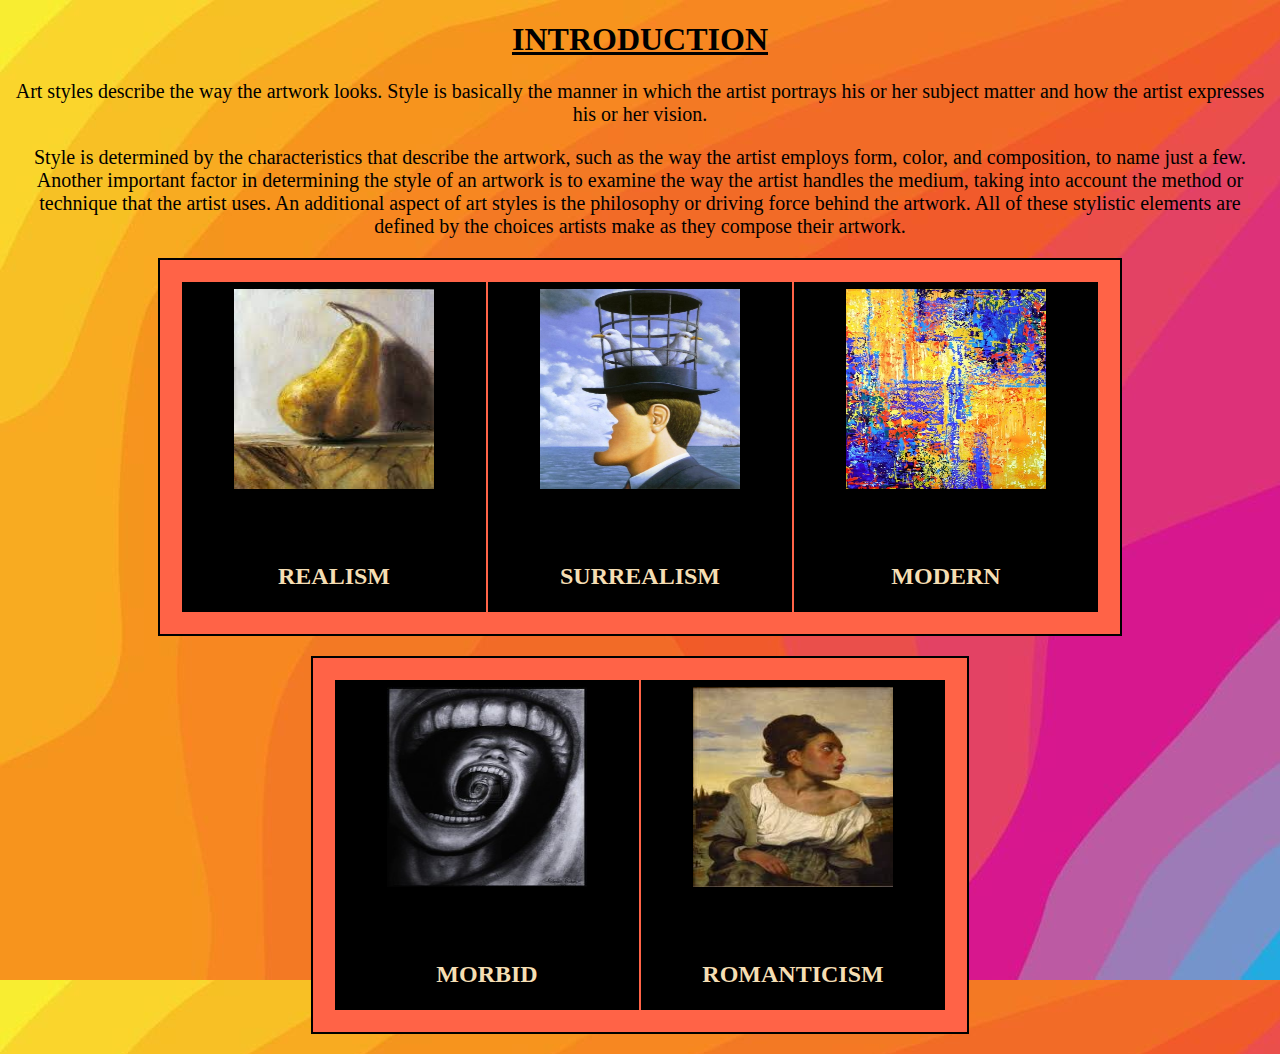
<file: intro.html>
<!DOCTYPE html>
<html lang="en">
<head>
    <meta charset="UTF-8">
    <meta name="viewport" content="width=<device-width>, initial-scale=1.0">
    <title>Document</title>
    <style>
        table  {
  border:1px solid black;
  background-color:tomato;
  
}
td {
    border:1px solid black;
  background-color:aquamarine;
  height: 200px;
  width: 200px;
}
img:hover {
    background-color: gold;
    
}

img {
    padding-top: 100px;
    padding-bottom:50px ;
    padding-left: 50px;
    padding-right: 50px;
}
table {
     
    border: 2px solid black;
margin: 20px;
padding: 20px;
text-align: center;
}

    </style>
</head>
<body style="background:url(introbg.jpg)">
    <div style="text-align: center;">
    <h1 style="font-family: algerian;"><b><u>INTRODUCTION</u></b></h1>
    <p style="font-family: britanic bold; font-size: 20px;">Art styles describe the way the artwork looks. Style is basically the manner in which the artist portrays his or her subject matter and how the artist expresses his or her vision.</p>
    <p style="font-family: britanic bold; font-size: 20px;">Style is determined by the characteristics that describe the artwork, such as the way the artist employs form, color, and composition, to name just a few. Another important factor in determining the style of an artwork is to examine the way the artist handles the medium, taking into account the method or technique that the artist uses. An additional aspect of art styles is the philosophy or driving force behind the artwork. All of these stylistic elements are defined by the choices artists make as they compose their artwork.</p>
</div>
<table style="margin-left: auto; margin-right: auto;">
    <tr style="text-align: center;">
        <td style="background-color: black;"><a href="https://www.britannica.com/art/realism-art" target="_blank"><img src="realism.jpg" style="height: 200px; width: 200px; padding-top: 5px;"></a><h2 style="color: wheat;">REALISM</h2></td>
        <td style="background-color: black;"><a href="https://www.britannica.com/art/Surrealism" target="_blank"><img src="surrealism.jpg" style="height: 200px; width: 200px; padding-top: 5px;"></a><h2 style="color: wheat;">SURREALISM</h2></td>
        <td style="background-color: black;"><a href="https://www.britannica.com/topic/modern-art-to-1945-2080464" target="_blank"><img src="modern.jpg" style="height: 200px; width: 200px; padding-top: 5px;"></a><h2 style="color: wheat;">MODERN</h2></td>
        
        
    </tr>
</table >
<table style="margin-left: auto; margin-right: auto;">
    <td style="background-color: black;"><a href="https://www.ashdarq.com/blog/whatisdarkart" target="_blank"><img src="morb.jpg" style="height: 200px; width: 200px; padding-top: 5px;"></a><h2 style="color: wheat;">MORBID</h2></td>
    <td style="background-color: black;"><a href="https://www.britannica.com/art/Romanticism" target="_blank"><img src="roman.jpg" style="height: 200px; width: 200px; padding-top: 5px;"></a><h2 style="color: wheat;">ROMANTICISM</h2></td>
</table>
</body>
</html>
</file>
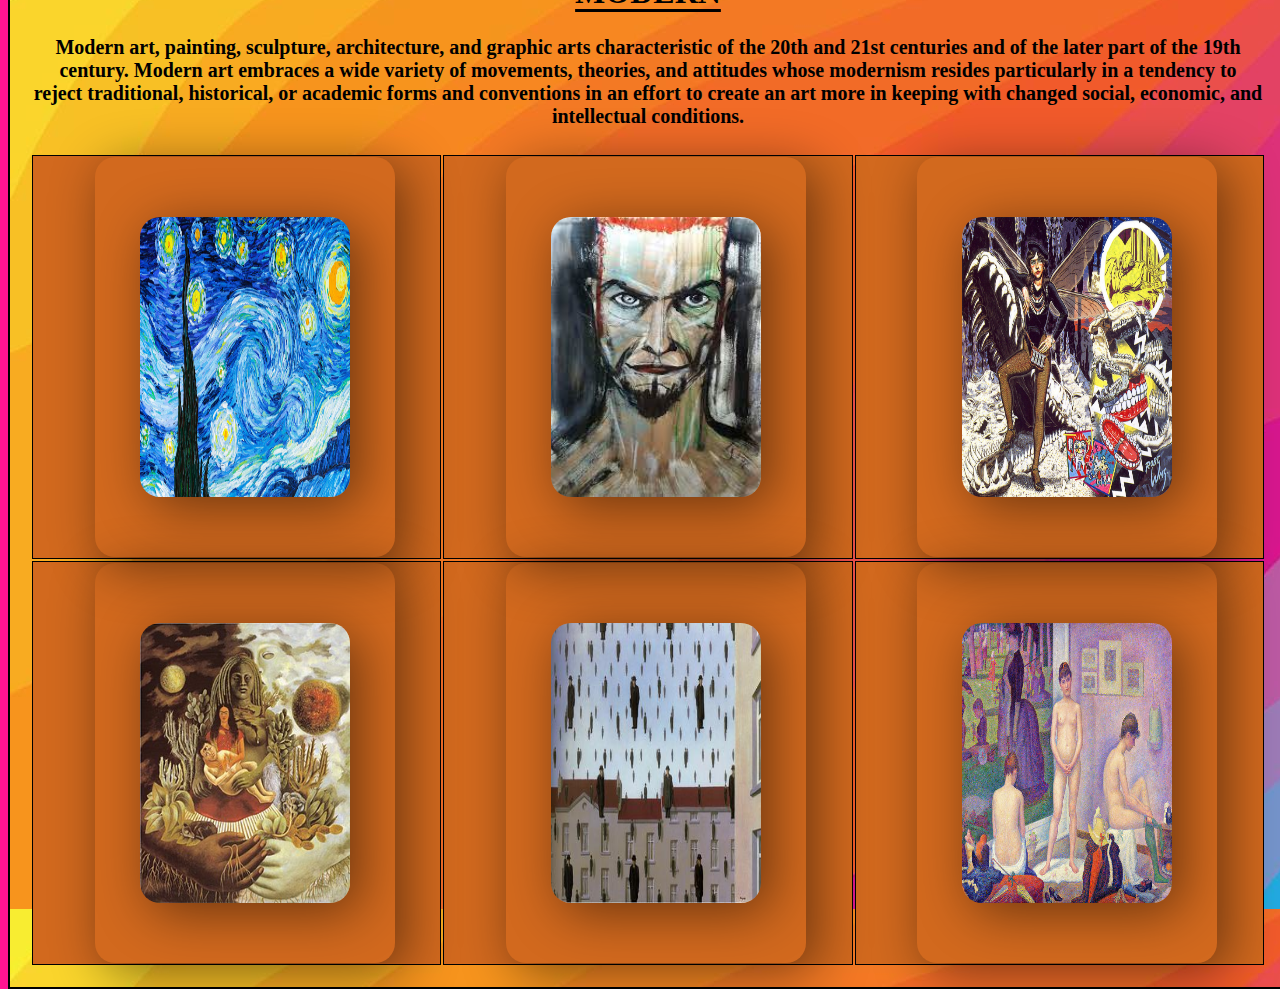
<file: modern.html>
<!DOCTYPE html>
<html lang="en">
<head>
    <meta charset="UTF-8">
    <meta name="viewport" content="width=<device-width>, initial-scale=1.0">
    <title>Document</title>
    <link rel="stylesheet" href="styles.css">
</head>
<body>
    
    <table>
    <tr>
        <th colspan="3"><h1><centre>MODERN</centre></h1></th>
    </tr>
    <tr >
        <th colspan="3" class="th1">Modern art, painting, sculpture, architecture, and graphic arts characteristic of the 20th and 21st centuries and of the later part of the 19th century. Modern art embraces a wide variety of movements, theories, and attitudes whose modernism resides particularly in a tendency to reject traditional, historical, or academic forms and conventions in an effort to create an art more in keeping with changed social, economic, and intellectual conditions.</th>
    </tr>
    <tr>
        <td>
    <div class="card-wrapper" >
        <div class="card-top">
        <img class="image" src="The-Starry-Night.jpg" alt="The Gross Clinic">
        <br><br>
        </div>
        <div class="card-bottom">
        <span class="top-text"><a href="https://en.wikipedia.org/wiki/The_Starry_Night" target="_blank">The Starry Night<br>By Vincent Van Gogh</a></span><br>
        </div>
        </div>
    </td>
    <td><div class="card-wrapper" >
        <div class="card-top">
        <img class="image" src="selfport.jpg" alt="The Elder Sister">
        <br><br>
        </div>
        <div class="card-bottom">
        <span class="top-text" ><a href="https://auralcrave.com/en/2018/05/23/the-thin-white-duke-in-the-mirror-inside-david-bowies-self-portraits/" target="_blank">Self Portrait<br>By David Bowie</a></span><br>
        </div>
        </div></td>
    <td><div class="card-wrapper" >
        <div class="card-top">
        <img class="image" src="tooth.jpg" alt="The Spanish Singer">
        <br><br>
        </div>
        <div class="card-bottom">
        <span class="top-text" ><a href="https://en.wikipedia.org/wiki/Robert_Williams_(artist)" target="_blank">The Tooth fairy<br>By Robert Williams</a></span><br>
        </div>
        </div></td>
    </tr>
    <tr>
        <td>
            <div class="card-wrapper" >
                <div class="card-top">
                <img class="image" src="universe.jpg" alt="The Unknow Woman Portrait">
                <br><br>
                </div>
                <div class="card-bottom">
                <span class="top-text" ><a href="https://en.wikipedia.org/wiki/The_Love_Embrace_of_the_Universe,_the_Earth_(Mexico),_Myself,_Diego,_and_Se%C3%B1or_Xolotl" target="_blank">The love Embrace of the Universe<br>By Frida Kahlo</a></span><br>
                </div>
                </div>
            </td>
            <td><div class="card-wrapper" >
                <div class="card-top">
                <img class="image" src="Golconde.jpg" alt="Lise with a Parasol">
                <br><br>
                </div>
                <div class="card-bottom">
                <span class="top-text" ><a href="https://en.wikipedia.org/wiki/Golconda_(Magritte)" target="_blank">Golconda<br>By Rene Magritte</a></span><br>
                </div>
                </div></td>
            <td><div class="card-wrapper" >
                <div class="card-top">
                <img class="image" src="models.jpg" alt="La Nymphe Surprise">
                <br><br>
                </div>
                <div class="card-bottom">
                <span class="top-text" ><a href="https://www.artchive.com/artwork/the-models-georges-seurat-1887-88/" target="_blank">The Models<br>By Georges Saurat</a></span><br>
                </div>
                </div></td>
    </tr>
    </table>
</body>
</html>
</file>
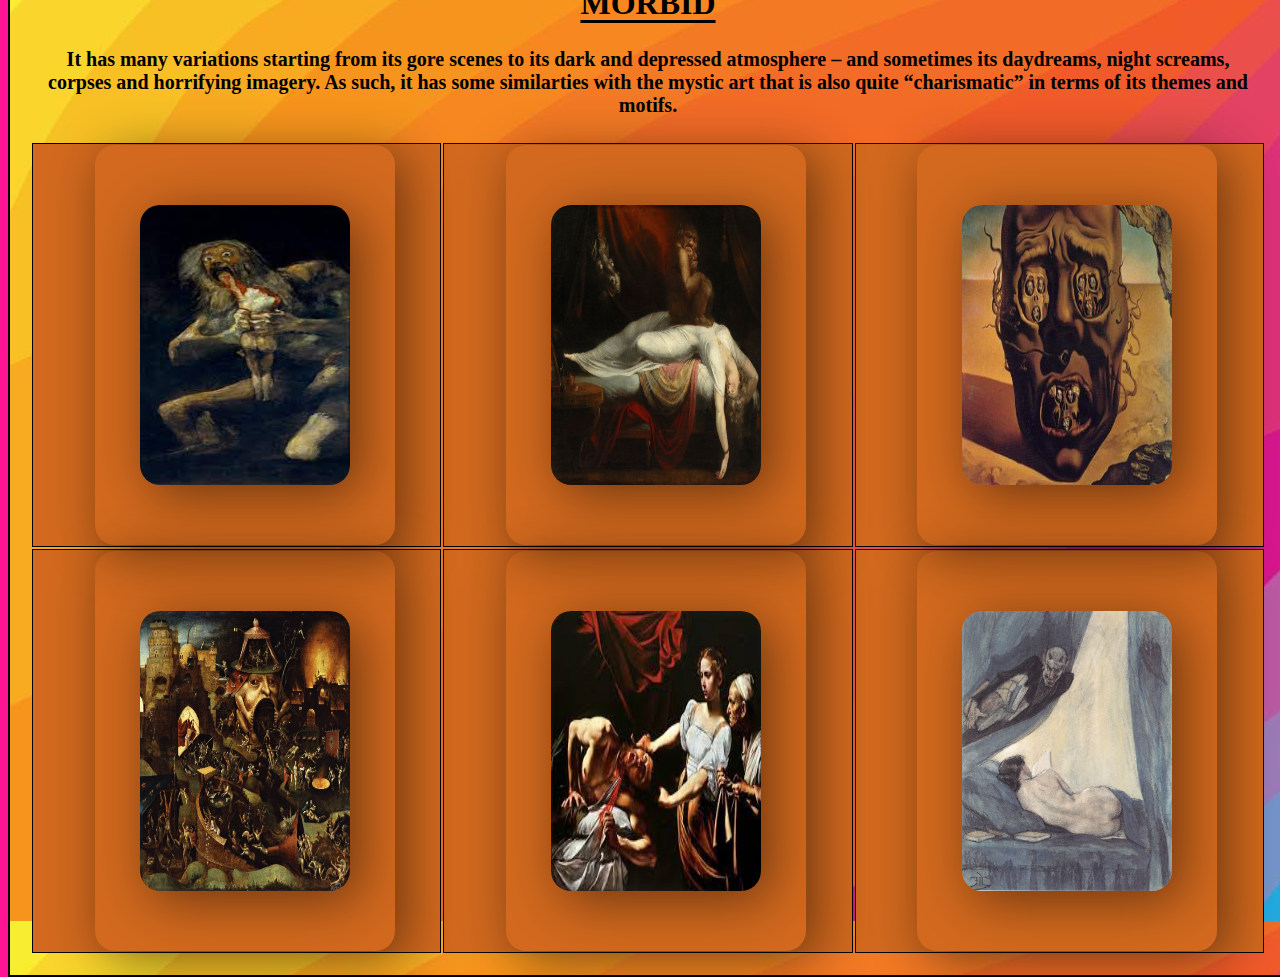
<file: morbid.html>
<!DOCTYPE html>
<html lang="en">
<head>
    <meta charset="UTF-8">
    <meta name="viewport" content="width=<device-width>, initial-scale=1.0">
    <title>Document</title>
    <link rel="stylesheet" href="styles.css">
</head>
<body>
    
    <table>
    <tr>
        <th colspan="3"><h1><centre>MORBID</centre></h1></th>
    </tr>
    <tr >
        <th colspan="3" class="th1">It has many variations starting from its gore scenes to its dark and depressed atmosphere – and sometimes its daydreams, night screams, corpses and horrifying imagery. As such, it has some similarties with the mystic art that is also quite “charismatic” in terms of its themes and motifs.</th>
    </tr>
    <tr>
        <td>
    <div class="card-wrapper" >
        <div class="card-top">
        <img class="image" src="saturn.jpg" alt="The Gross Clinic">
        <br><br>
        </div>
        <div class="card-bottom">
        <span class="top-text"><a href="https://en.wikipedia.org/wiki/Saturn_Devouring_His_Son" target="_blank">Saturn Devouring his son<br>By Francisco Goya</a></span><br>
        </div>
        </div>
    </td>
    <td><div class="card-wrapper" >
        <div class="card-top">
        <img class="image" src="nightmare.jpg" alt="The Elder Sister">
        <br><br>
        </div>
        <div class="card-bottom">
        <span class="top-text" ><a href="https://en.wikipedia.org/wiki/The_Nightmare" target="_blank">The Nightmnare<br>By Henry Fuseli</a></span><br>
        </div>
        </div></td>
    <td><div class="card-wrapper" >
        <div class="card-top">
        <img class="image" src="The_Face_of_War.jpg" alt="The Spanish Singer">
        <br><br>
        </div>
        <div class="card-bottom">
        <span class="top-text" ><a href="https://en.wikipedia.org/wiki/The_Face_of_War" target="_blank">The Face of war<br>By Salvador Dali</a></span><br>
        </div>
        </div></td>
    </tr>
    <tr>
        <td>
            <div class="card-wrapper" >
                <div class="card-top">
                <img class="image" src="hell.jpg" alt="The Unknow Woman Portrait">
                <br><br>
                </div>
                <div class="card-bottom">
                <span class="top-text" ><a href="https://www.thehistoryofart.org/hieronymus-bosch/hell/" target="_blank">Hell<br>By Hieronymus Bosch</a></span><br>
                </div>
                </div>
            </td>
            <td><div class="card-wrapper" >
                <div class="card-top">
                <img class="image" src="judith.jpg" alt="Lise with a Parasol">
                <br><br>
                </div>
                <div class="card-bottom">
                <span class="top-text" ><a href="https://en.wikipedia.org/wiki/Judith_Beheading_Holofernes_(Caravaggio)" target="_blank">Judith Beheading Holofernes<br>By Caravaggio</a></span><br>
                </div>
                </div></td>
            <td><div class="card-wrapper" >
                <div class="card-top">
                <img class="image" src="library.jpg" alt="La Nymphe Surprise">
                <br><br>
                </div>
                <div class="card-bottom">
                <span class="top-text" ><a href="https://en.m.wikipedia.org/wiki/File:F%C3%A9licien_Rops_-_Le_biblioth%C3%A9caire.jpg" target="_blank">The library<br>By Felicien Rops</a></span><br>
                </div>
                </div></td>
    </tr>
    </table>
</body>
</html>
</file>
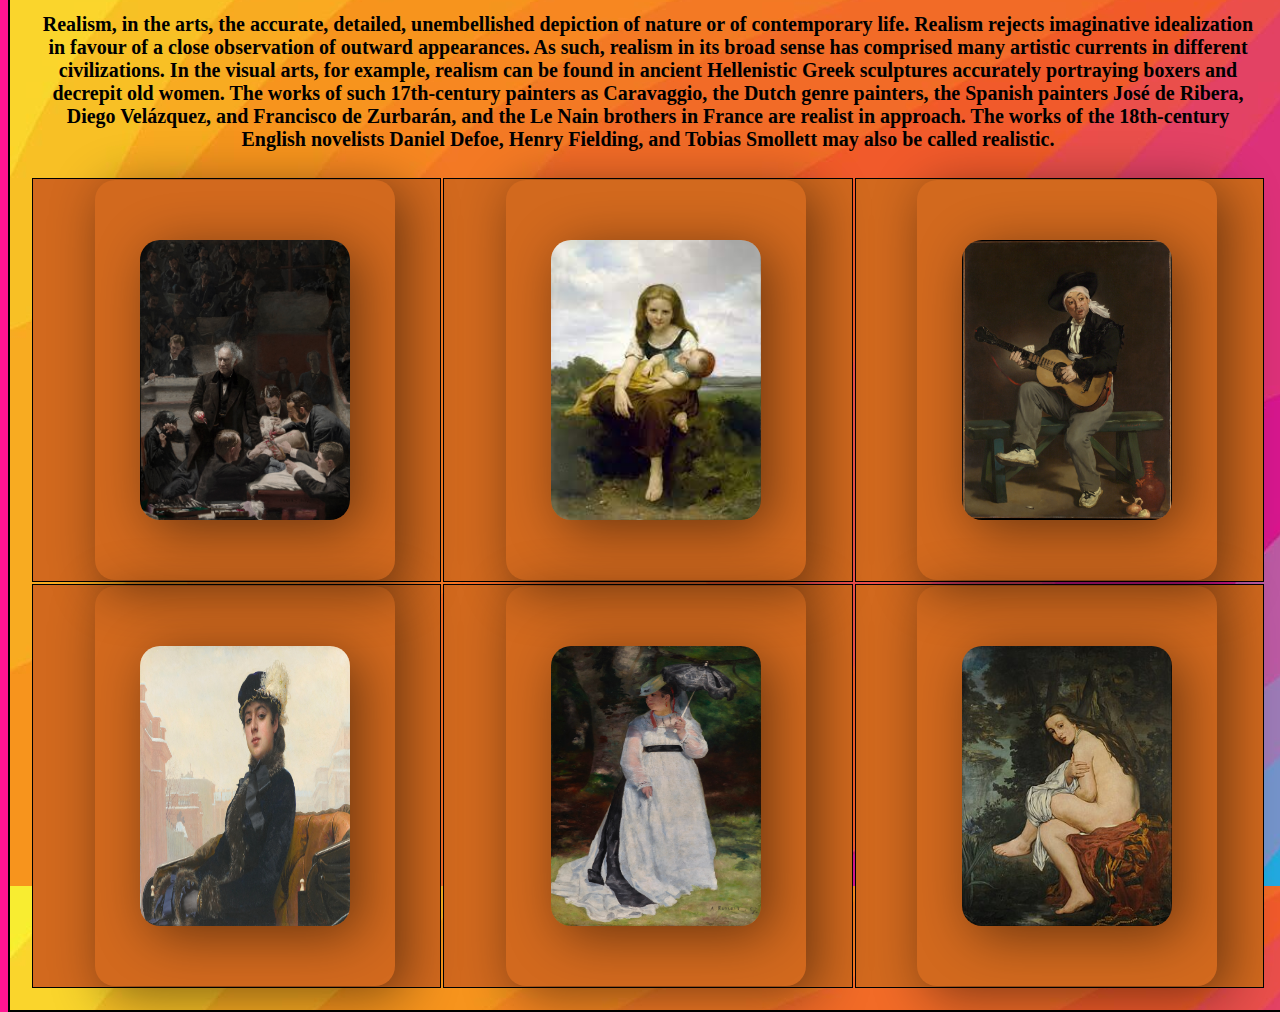
<file: realism.html>
<!DOCTYPE html>
<html lang="en">
<head>
    <meta charset="UTF-8">
    <meta name="viewport" content="width=device-width, initial-scale=1.0">
    <title>Document</title>
    <link rel="stylesheet" href="styles.css">
</head>
<body>
    
    <table>
    <tr>
        <th colspan="3"><h1 style="padding-top: 0%;"><centre>REALISM</centre></h1></th>
    </tr>
    <tr >
        <th colspan="3" class="th1">Realism, in the arts, the accurate, detailed, unembellished depiction of nature or of contemporary life. Realism rejects imaginative idealization in favour of a close observation of outward appearances. As such, realism in its broad sense has comprised many artistic currents in different civilizations. In the visual arts, for example, realism can be found in ancient Hellenistic Greek sculptures accurately portraying boxers and decrepit old women. The works of such 17th-century painters as Caravaggio, the Dutch genre painters, the Spanish painters José de Ribera, Diego Velázquez, and Francisco de Zurbarán, and the Le Nain brothers in France are realist in approach. The works of the 18th-century English novelists Daniel Defoe, Henry Fielding, and Tobias Smollett may also be called realistic.</th>
    </tr>
    <tr>
        <td>
    <div class="card-wrapper" >
        <div class="card-top">
        <img class="image" src="gross clinic.jpg" alt="The Gross Clinic">
        <br><br>
        </div>
        <div class="card-bottom">
        <span class="top-text"><a href="https://en.wikipedia.org/wiki/The_Gross_Clinic" target="_blank">The Gross Clinic<br>By Thomas Eakins</a></span><br>
        </div>
        </div>
    </td>
    <td><div class="card-wrapper" >
        <div class="card-top">
        <img class="image" src="elder sister.jpg" alt="The Elder Sister">
        <br><br>
        </div>
        <div class="card-bottom">
        <span class="top-text" ><a href="https://en.wikipedia.org/wiki/The_Elder_Sister" target="_blank">The Elder Sister<br>By Willian Adolphe Bougeureau</a></span><br>
        </div>
        </div></td>
    <td><div class="card-wrapper" >
        <div class="card-top">
        <img class="image" src="spanish.jpg" alt="The Spanish Singer">
        <br><br>
        </div>
        <div class="card-bottom">
        <span class="top-text" ><a href="https://en.wikipedia.org/wiki/The_Spanish_Singer" target="_blank">The Spanish Singer<br>By Edouard Manet</a></span><br>
        </div>
        </div></td>
    </tr>
    <tr>
        <td>
            <div class="card-wrapper" >
                <div class="card-top">
                <img class="image" src="woman.jpg" alt="The Unknow Woman Portrait">
                <br><br>
                </div>
                <div class="card-bottom">
                <span class="top-text" ><a href="https://en.wikipedia.org/wiki/Portrait_of_an_Unknown_Woman" target="_blank">The Unknown Woman<br>By Ivan Kramskoi</a></span><br>
                </div>
                </div>
            </td>
            <td><div class="card-wrapper" >
                <div class="card-top">
                <img class="image" src="parasol.jpg" alt="Lise with a Parasol">
                <br><br>
                </div>
                <div class="card-bottom">
                <span class="top-text" ><a href="https://en.wikipedia.org/wiki/Lise_with_a_Parasol" target="_blank">Lise with a Parasol<br>By Auguste Renoir</a></span><br>
                </div>
                </div></td>
            <td><div class="card-wrapper" >
                <div class="card-top">
                <img class="image" src="surprise.jpg" alt="La Nymphe Surprise">
                <br><br>
                </div>
                <div class="card-bottom">
                <span class="top-text" ><a href="https://en.wikipedia.org/wiki/La_Nymphe_surprise" target="_blank">La Nymphe Surprise<br>By Edouard Manet</a></span><br>
                </div>
                </div></td>
    </tr>
    </table>
</body>
</html>
</file>
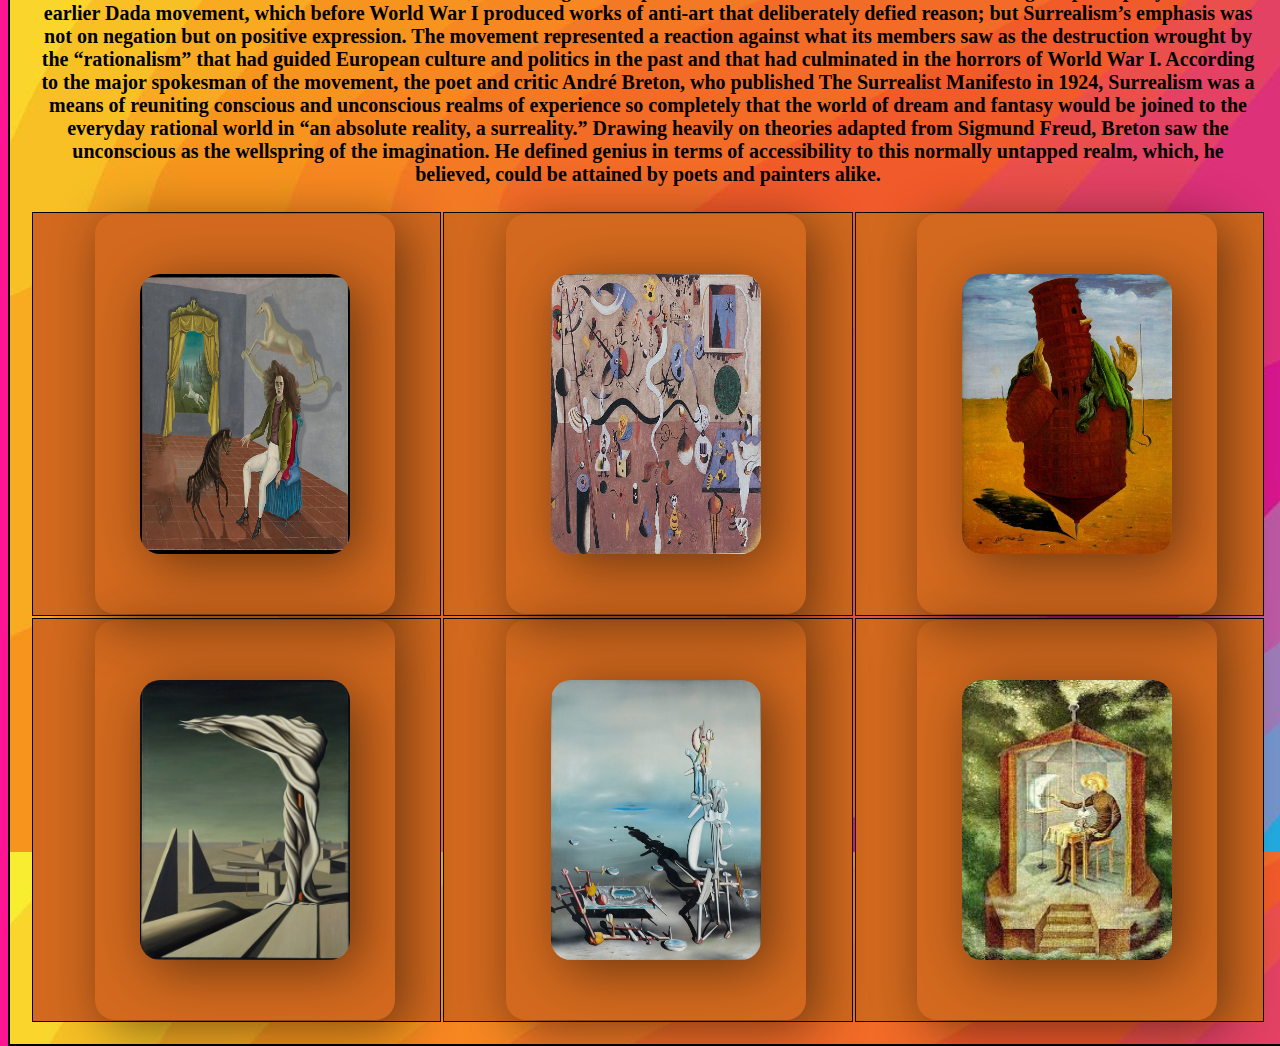
<file: surrealism.html>
<!DOCTYPE html>
<html lang="en">
<head>
    <meta charset="UTF-8">
    <meta name="viewport" content="width=device-width, initial-scale=1.0">
    <title>Document</title>
    <link rel="stylesheet" href="styles.css">
</head>
<body>
    
    <table>
    <tr>
        <th colspan="3"><h1><centre>SURREALISM</centre></h1></th>
    </tr>
    <tr >
        <th colspan="3" class="th1">Surrealism, movement in visual art and literature, flourishing in Europe between World Wars I and II. Surrealism grew principally out of the earlier Dada movement, which before World War I produced works of anti-art that deliberately defied reason; but Surrealism’s emphasis was not on negation but on positive expression. The movement represented a reaction against what its members saw as the destruction wrought by the “rationalism” that had guided European culture and politics in the past and that had culminated in the horrors of World War I. According to the major spokesman of the movement, the poet and critic André Breton, who published The Surrealist Manifesto in 1924, Surrealism was a means of reuniting conscious and unconscious realms of experience so completely that the world of dream and fantasy would be joined to the everyday rational world in “an absolute reality, a surreality.” Drawing heavily on theories adapted from Sigmund Freud, Breton saw the unconscious as the wellspring of the imagination. He defined genius in terms of accessibility to this normally untapped realm, which, he believed, could be attained by poets and painters alike.</th>
    </tr>
    <tr>
        <td>
    <div class="card-wrapper" >
        <div class="card-top">
        <img class="image" src="self.jpg" alt="The Gross Clinic">
        <br><br>
        </div>
        <div class="card-bottom">
        <span class="top-text"><a href="https://en.wikipedia.org/wiki/Self-Portrait_(Inn_of_the_Dawn_Horse)" target="_blank">Self Portrait<br>By Leonora Carrington</a></span><br>
        </div>
        </div>
    </td>
    <td><div class="card-wrapper" >
        <div class="card-top">
        <img class="image" src="The_Harlequin's_Carnival.jpg" alt="The Elder Sister">
        <br><br>
        </div>
        <div class="card-bottom">
        <span class="top-text" ><a href="https://en.wikipedia.org/wiki/The_Harlequin%27s_Carnival" target="_blank">Harlequin's Carnival<br>By Joan Miro</a></span><br>
        </div>
        </div></td>
    <td><div class="card-wrapper" >
        <div class="card-top">
        <img class="image" src="Ubu_Imperator.jpg" alt="The Spanish Singer">
        <br><br>
        </div>
        <div class="card-bottom">
        <span class="top-text" ><a href="https://www.artchive.com/artwork/ubu-imperator-max-ernst-1923/" target="_blank">Ubu Imperator<br>By Max Ernst</a></span><br>
        </div>
        </div></td>
    </tr>
    <tr>
        <td>
            <div class="card-wrapper" >
                <div class="card-top">
                <img class="image" src="cities.jpg" alt="The Unknow Woman Portrait">
                <br><br>
                </div>
                <div class="card-bottom">
                <span class="top-text" ><a href="https://artmuseum.princeton.edu/collections/objects/29317" target="_blank">I saw Three Cities<br>By Kay Sage</a></span><br>
                </div>
                </div>
            </td>
            <td><div class="card-wrapper" >
                <div class="card-top">
                <img class="image" src="div.jpg" alt="Lise with a Parasol">
                <br><br>
                </div>
                <div class="card-bottom">
                <span class="top-text" ><a href="https://www.artchive.com/artwork/indefinite-divisibility-yves-tanguy-1942/" target="_blank">Indefinite Divisibility<br>By Yves Tanguy</a></span><br>
                </div>
                </div></td>
            <td><div class="card-wrapper" >
                <div class="card-top">
                <img class="image" src="pablum.jpg" alt="La Nymphe Surprise">
                <br><br>
                </div>
                <div class="card-bottom">
                <span class="top-text" ><a href="https://www.theartstory.org/artist/varo-remedios/#:~:text=Celestial%20Pablum,-In%20the%20small&text=The%20atmosphere%20is%20one%20of,and%20fueled%20restrictive%20patriarchal%20societies." target="_blank">Celestial Pablum<br>By Remedios Varo Urango</a></span><br>
                </div>
                </div></td>
    </tr>
    </table>
</body>
</html>
</file>
<file: styles.css>
body {
    position: relative;
    width: 100%;
    height: 100vh;
    display: flex;
    justify-content: center;
    align-items: center;
    font-family: 'Sarabun', sans-serif;
   }
    .image {
    width: 70%;
    height: 70%;
    border-radius: 20px;
    transition: all 0.3s ease-in-out;
    z-index: 20;
    box-shadow: 10px 10px 53px 0px rgba(0, 0, 0, 0.49);
    
    }
    .card-wrapper {
    position: relative;
    width: 300px;
    height: 400px;
    border-radius: 20px;
    overflow: hidden;
    transition: all 0.3s ease-in-out;
    box-shadow: 10px 10px 53px 0px rgba(0, 0, 0, 0.49);
    
    
    }
    .card-wrapper:hover .image {
    filter: blur(1.4px);
    transform: scale(1.5);
    overflow: hidden;
    transition: all 0.3s linear;
    box-shadow: inset -6px -1px 32px 0px rgba(0, 0, 0, 0.75);
    }
    .card-wrapper:hover .card-bottom {
    transform: translate(0%, -50%);
    transition: all 0.8s ease;
    background-color: rgba(90, 24, 154, 50%);
    }
    td:hover {
        background-color: tomato;
    }
    .card-top {
    position: relative;
    width: 100%;
    height: 100%;
    z-index: 1;
    padding-top: 60px;
    }
    .card-bottom {
    width: 100%;
    position: absolute;
    z-index: 20;
    display: nonee;
    top: 50%;
    background-color: rgba(110, 122, 92, 0);
    padding: 100px 20px;
    color: #fff;
    transform: translate(100%, -50%);
    
    }
    .top-text {
    font-size: 25px;
    line-height: 40px;
    font-weight: bold;
    letter-spacing: 1px;
    }
    
    td {
        border:1px solid black;
background-color:chocolate;
padding-left: 5%;

    align-items: center;
}
a {
color: #fff;
text-decoration-line: none;
}
table {
border: 2px solid black;

padding: 20px;
text-align: center;

background: url(introbg.jpg);
}
body {
background-color: deeppink;
}
h1 {
font-family: algerian;text-decoration: underline; text-underline-offset: 6px; 
}
.th1 {
padding-bottom: 2%; font-family: britanic bold; font-size: 20px; 
}
</file>
